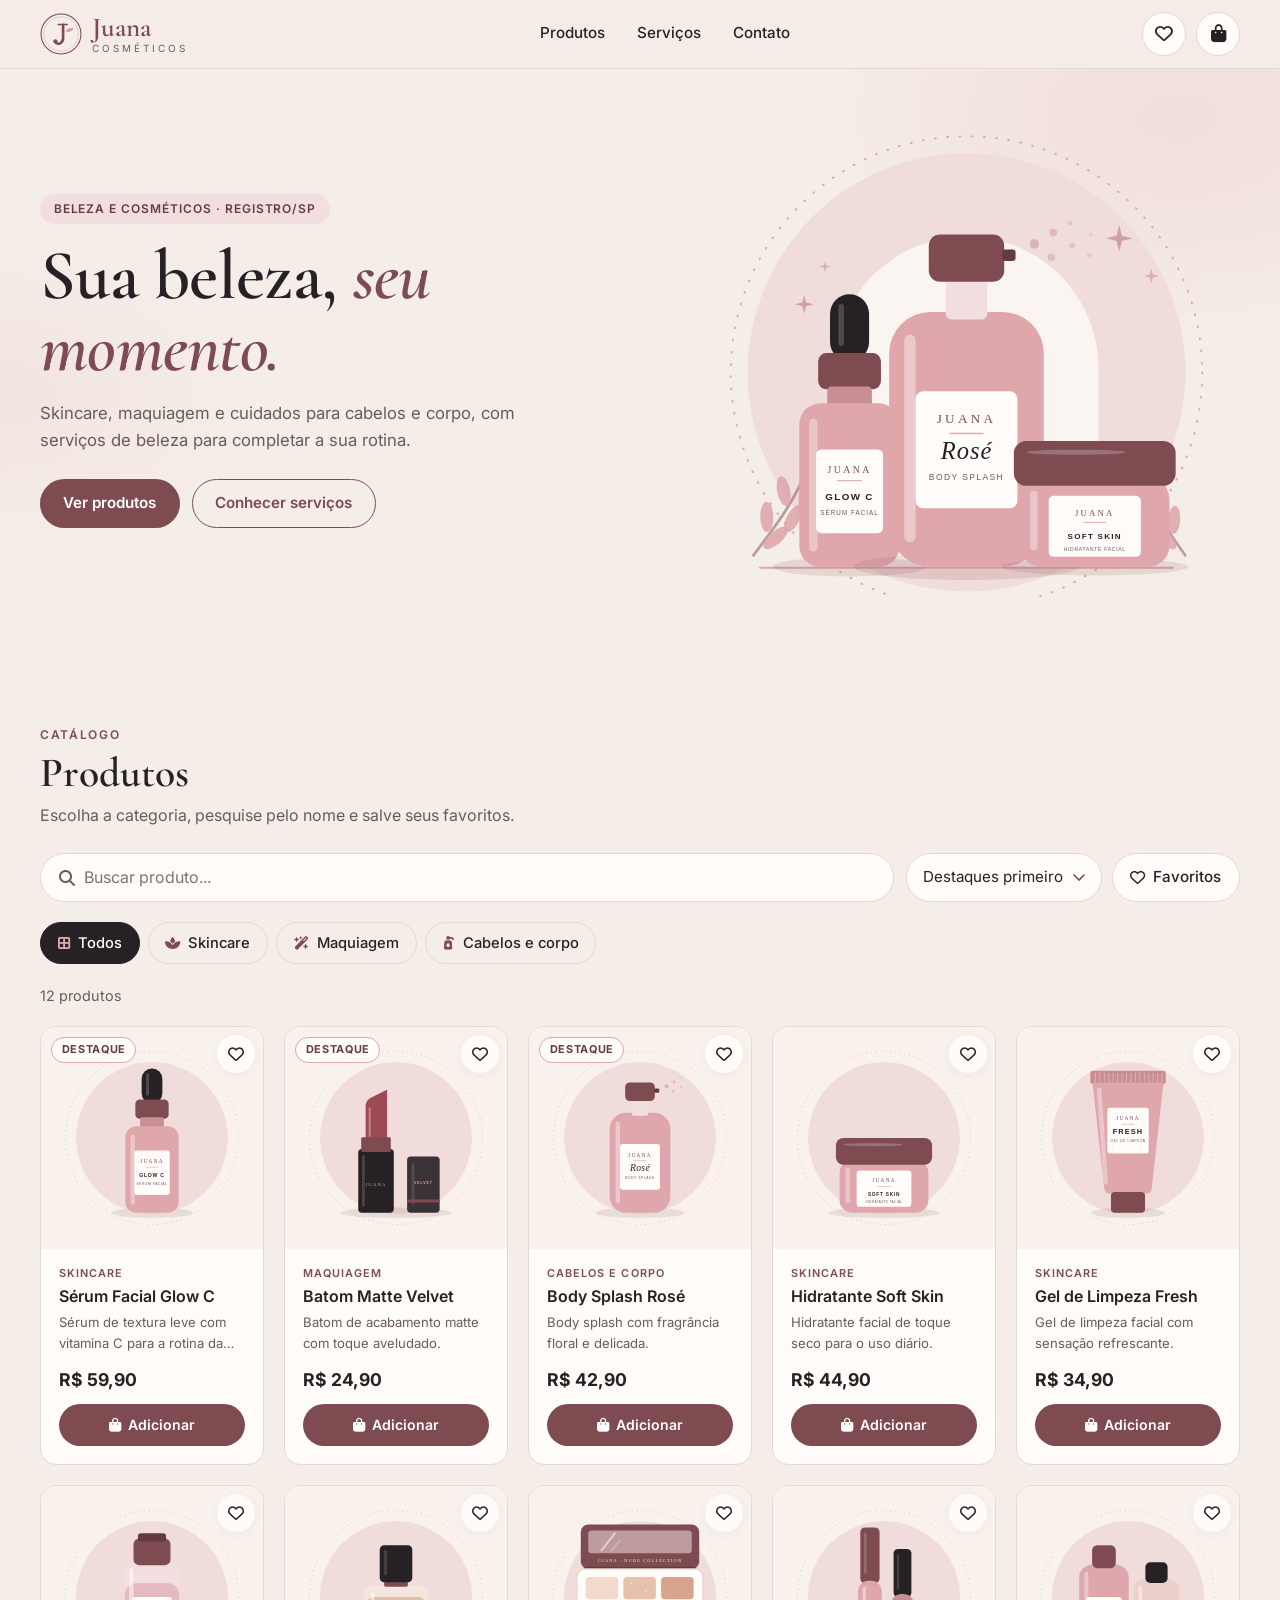
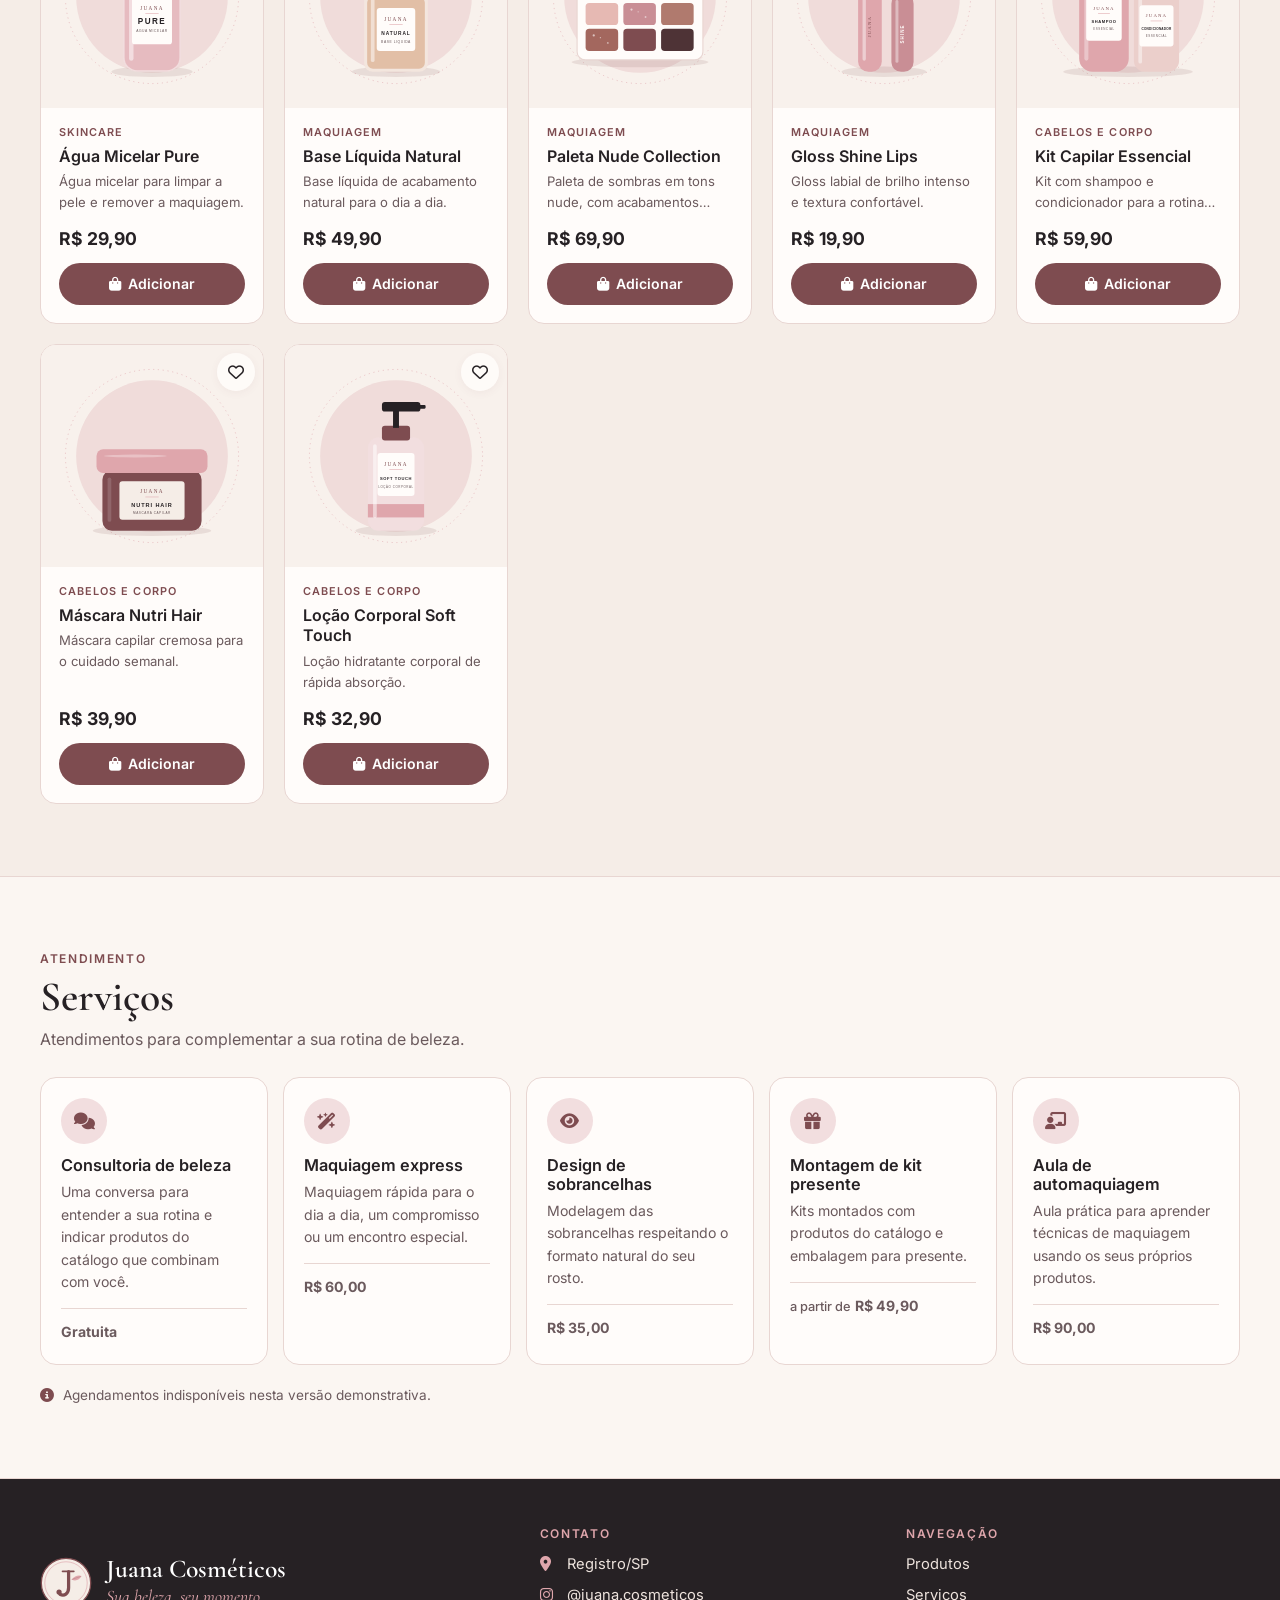
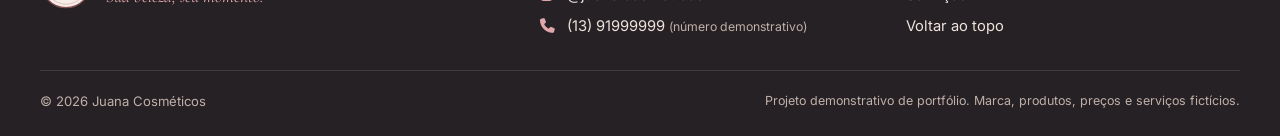
<file: index.html>
<!DOCTYPE html>
<html lang="pt-BR">

<head>
    <meta charset="UTF-8" />
    <meta name="viewport" content="width=device-width, initial-scale=1.0" />
    <title>Juana Cosméticos | Sua beleza, seu momento.</title>
    <meta name="description"
        content="Catálogo demonstrativo da Juana Cosméticos, marca fictícia de beleza: skincare, maquiagem, cabelos e corpo e serviços de beleza. Projeto de portfólio." />
    <meta name="theme-color" content="#F5EDE7" />
    <meta property="og:title" content="Juana Cosméticos | Sua beleza, seu momento." />
    <meta property="og:description"
        content="Catálogo demonstrativo de cosméticos com busca, filtros, favoritos e carrinho. Projeto de portfólio com marca fictícia." />
    <meta property="og:type" content="website" />
    <link rel="icon" href="assets/favicon.svg" type="image/svg+xml" />
    <!-- Fontes -->
    <link rel="preconnect" href="https://fonts.googleapis.com">
    <link rel="preconnect" href="https://fonts.gstatic.com" crossorigin>
    <link
        href="https://fonts.googleapis.com/css2?family=Cormorant+Garamond:ital,wght@0,500;0,600;0,700;1,500;1,600&family=Inter:wght@400;500;600;700&display=swap"
        rel="stylesheet">
    <!-- Ícones -->
    <link rel="stylesheet" href="https://cdnjs.cloudflare.com/ajax/libs/font-awesome/6.5.1/css/all.min.css">
    <!-- Estilos -->
    <link rel="stylesheet" href="style.css" />
</head>

<body>
    <a class="skip-link" href="#catalogo">Pular para os produtos</a>

    <header class="site-header">
        <div class="container header-inner">
            <a class="logo" href="#inicio" aria-label="Juana Cosméticos, voltar ao início">
                <img src="assets/juana-monograma.svg" alt="" width="42" height="42">
                <span class="logo-text">
                    <span class="logo-name">Juana</span>
                    <span class="logo-sub">Cosméticos</span>
                </span>
            </a>

            <nav class="main-nav" aria-label="Seções do site">
                <a href="#catalogo">Produtos</a>
                <a href="#servicos">Serviços</a>
                <a href="#contato">Contato</a>
            </nav>

            <div class="header-actions">
                <button class="icon-btn fav-header-btn" type="button" aria-label="Ver favoritos (0)">
                    <i class="fa-regular fa-heart" aria-hidden="true"></i>
                    <span class="badge fav-badge" aria-hidden="true">0</span>
                </button>
                <button class="icon-btn cart-icon" type="button" aria-label="Abrir carrinho (0 itens)"
                    aria-controls="carrinho" aria-expanded="false">
                    <i class="fa-solid fa-bag-shopping" aria-hidden="true"></i>
                    <span class="badge cart-badge" aria-hidden="true">0</span>
                </button>
            </div>
        </div>
    </header>

    <main>
        <section class="hero-section" id="inicio">
            <div class="container hero-inner">
                <div class="hero-content">
                    <span class="hero-tag">Beleza e cosméticos · <span data-loja="cidade">Registro/SP</span></span>
                    <h1>Sua beleza, <em>seu momento.</em></h1>
                    <p>Skincare, maquiagem e cuidados para cabelos e corpo, com serviços de beleza para completar a sua
                        rotina.</p>
                    <div class="hero-actions">
                        <a class="btn btn-primary" href="#catalogo">Ver produtos</a>
                        <a class="btn btn-ghost" href="#servicos">Conhecer serviços</a>
                    </div>
                </div>
                <div class="hero-art">
                    <img src="assets/hero.svg" alt="" width="580" height="500">
                </div>
            </div>
        </section>

        <section class="catalog" id="catalogo" aria-labelledby="catalogo-titulo">
            <div class="container">
                <div class="section-head">
                    <span class="eyebrow">Catálogo</span>
                    <h2 id="catalogo-titulo">Produtos</h2>
                    <p>Escolha a categoria, pesquise pelo nome e salve seus favoritos.</p>
                </div>

                <div class="catalog-toolbar">
                    <div class="search-container">
                        <i class="fa-solid fa-magnifying-glass" aria-hidden="true"></i>
                        <label for="busca" class="sr-only">Buscar produto</label>
                        <input id="busca" type="search" class="search-input" placeholder="Buscar produto..."
                            autocomplete="off" />
                    </div>
                    <div class="toolbar-controls">
                        <label for="ordenacao" class="sr-only">Ordenar produtos</label>
                        <select id="ordenacao" class="sort-select">
                            <option value="destaque">Destaques primeiro</option>
                            <option value="menor-preco">Menor preço</option>
                            <option value="maior-preco">Maior preço</option>
                            <option value="nome">Nome (A–Z)</option>
                        </select>
                        <button class="chip fav-filter-btn" type="button" aria-pressed="false">
                            <i class="fa-regular fa-heart" aria-hidden="true"></i> Favoritos
                        </button>
                    </div>
                </div>

                <div class="categories-container">
                    <nav class="categories-bar" id="categories-bar" aria-label="Categorias">
                        <button class="category-btn active" type="button" data-category="all" aria-pressed="true">
                            <i class="fa-solid fa-border-all" aria-hidden="true"></i> Todos
                        </button>
                    </nav>
                </div>

                <div class="results-bar">
                    <p class="results-info" id="results-info" aria-live="polite"></p>
                    <button class="link-btn clear-filters-btn" type="button" hidden>Limpar filtros</button>
                </div>

                <div class="products-container">
                    <p class="loading-state">Carregando produtos…</p>
                </div>
            </div>
        </section>

        <section class="services" id="servicos" aria-labelledby="servicos-titulo">
            <div class="container">
                <div class="section-head">
                    <span class="eyebrow">Atendimento</span>
                    <h2 id="servicos-titulo">Serviços</h2>
                    <p>Atendimentos para complementar a sua rotina de beleza.</p>
                </div>
                <div class="services-grid"></div>
                <p class="services-note">
                    <i class="fa-solid fa-circle-info" aria-hidden="true"></i>
                    Agendamentos indisponíveis nesta versão demonstrativa.
                </p>
            </div>
        </section>
    </main>

    <!-- Carrinho -->
    <div class="cart-overlay"></div>

    <aside class="cart-sidebar" id="carrinho" aria-labelledby="cart-title" inert>
        <div class="cart-header">
            <h2 id="cart-title">Seu carrinho</h2>
            <button class="close-cart-btn" type="button" aria-label="Fechar carrinho">
                <i class="fa-solid fa-xmark" aria-hidden="true"></i>
            </button>
        </div>

        <div class="cart-body"></div>

        <div class="cart-footer">
            <div class="coupon-container">
                <label for="coupon-input" class="sr-only">Cupom de desconto</label>
                <input type="text" id="coupon-input" placeholder="Cupom de desconto" autocomplete="off">
                <button id="apply-coupon-btn" type="button">Aplicar</button>
            </div>
            <p class="coupon-hint" hidden>
                Experimente o cupom demonstrativo
                <button class="link-btn coupon-hint-btn" type="button"></button>
            </p>
            <p id="coupon-feedback" class="coupon-feedback" aria-live="polite"></p>

            <div class="cart-summary">
                <div class="summary-line"><span>Subtotal</span><span id="cart-subtotal">R$ 0,00</span></div>
                <div class="summary-line discount-line" hidden>
                    <span>Desconto</span><span id="cart-discount">- R$ 0,00</span>
                </div>
                <div class="summary-line total"><span>Total</span><span id="cart-total">R$ 0,00</span></div>
            </div>

            <p class="cart-demo-note">
                <i class="fa-solid fa-circle-info" aria-hidden="true"></i>
                Carrinho demonstrativo: nenhum pedido é enviado e nenhum pagamento é processado.
            </p>
        </div>

        <div class="finish-order-btn-container">
            <button id="finish-order-btn" class="finish-order-btn" type="button" disabled>
                Simular pedido
            </button>
        </div>
    </aside>

    <div class="view-cart-banner">
        <p>Total: <span id="banner-total">R$ 0,00</span></p>
        <button class="view-cart-banner-btn" type="button">Ver carrinho</button>
    </div>

    <!-- Detalhes do produto -->
    <dialog class="modal product-modal" id="produto-modal" aria-labelledby="produto-modal-nome">
        <button class="modal-close" type="button" data-fechar aria-label="Fechar detalhes">
            <i class="fa-solid fa-xmark" aria-hidden="true"></i>
        </button>
        <div class="product-modal-grid">
            <div class="product-modal-media">
                <img id="produto-modal-img" src="assets/juana-monograma.svg" alt="" width="600" height="600">
            </div>
            <div class="product-modal-info">
                <span class="product-category" id="produto-modal-categoria"></span>
                <h2 id="produto-modal-nome"></h2>
                <p class="product-modal-price" id="produto-modal-preco"></p>
                <p class="product-modal-desc" id="produto-modal-descricao"></p>
                <div class="product-modal-section" id="produto-modal-uso-bloco">
                    <h3>Como usar</h3>
                    <p id="produto-modal-uso"></p>
                </div>
                <div class="product-modal-buy">
                    <div class="qty-control" role="group" aria-label="Quantidade">
                        <button type="button" class="quantity-btn" data-qtd="-1" aria-label="Diminuir quantidade">
                            <i class="fa-solid fa-minus" aria-hidden="true"></i>
                        </button>
                        <span class="quantity" id="produto-modal-qtd" aria-live="polite">1</span>
                        <button type="button" class="quantity-btn" data-qtd="1" aria-label="Aumentar quantidade">
                            <i class="fa-solid fa-plus" aria-hidden="true"></i>
                        </button>
                    </div>
                    <button type="button" class="btn btn-primary modal-add-btn">
                        <i class="fa-solid fa-bag-shopping" aria-hidden="true"></i> Adicionar ao carrinho
                    </button>
                    <button type="button" class="icon-btn modal-fav-btn" aria-pressed="false"
                        aria-label="Adicionar aos favoritos">
                        <i class="fa-regular fa-heart" aria-hidden="true"></i>
                    </button>
                </div>
                <p class="product-modal-note">Produto fictício, criado para demonstração.</p>
            </div>
        </div>
    </dialog>

    <!-- Resumo do pedido demonstrativo -->
    <dialog class="modal order-modal" id="pedido-modal" aria-labelledby="pedido-modal-titulo">
        <button class="modal-close" type="button" data-fechar aria-label="Fechar resumo">
            <i class="fa-solid fa-xmark" aria-hidden="true"></i>
        </button>
        <div class="order-modal-body">
            <span class="order-icon" aria-hidden="true"><i class="fa-solid fa-circle-check"></i></span>
            <h2 id="pedido-modal-titulo">Pedido simulado</h2>
            <p class="order-modal-lead">
                Este é um projeto de portfólio. Nenhum pedido foi enviado e nenhum pagamento foi processado.
            </p>
            <ul class="order-items" id="pedido-itens"></ul>
            <div class="cart-summary" id="pedido-resumo"></div>
            <div class="order-modal-actions">
                <button type="button" class="btn btn-ghost" data-fechar>Continuar navegando</button>
                <button type="button" class="btn btn-primary order-reset-btn">Esvaziar carrinho</button>
            </div>
        </div>
    </dialog>

    <div class="toast" role="status" aria-live="polite">
        <span class="toast-msg"></span>
        <button type="button" class="toast-action" hidden>Ver carrinho</button>
    </div>

    <footer id="contato">
        <div class="container footer-inner">
            <div class="footer-brand">
                <img src="assets/juana-monograma.svg" alt="" width="52" height="52">
                <div>
                    <p class="footer-name" data-loja="nomeLoja">Juana Cosméticos</p>
                    <p class="footer-slogan" data-loja="slogan">Sua beleza, seu momento.</p>
                </div>
            </div>

            <div class="footer-col">
                <h2>Contato</h2>
                <ul class="footer-list">
                    <li><i class="fa-solid fa-location-dot" aria-hidden="true"></i> <span
                            data-loja="cidade">Registro/SP</span></li>
                    <li><i class="fa-brands fa-instagram" aria-hidden="true"></i> <span
                            data-loja="instagram">@juana.cosmeticos</span></li>
                    <li><i class="fa-solid fa-phone" aria-hidden="true"></i> <span data-loja="telefone">(13)
                            91999999</span> <small>(número demonstrativo)</small></li>
                    <li class="footer-whatsapp" hidden></li>
                </ul>
            </div>

            <div class="footer-col">
                <h2>Navegação</h2>
                <ul class="footer-list">
                    <li><a href="#catalogo">Produtos</a></li>
                    <li><a href="#servicos">Serviços</a></li>
                    <li><a href="#inicio">Voltar ao topo</a></li>
                </ul>
            </div>
        </div>

        <div class="container footer-bottom">
            <p>© <span class="footer-year">2026</span> <span data-loja="nomeLoja">Juana Cosméticos</span></p>
            <p class="demo-notice">Projeto demonstrativo de portfólio. Marca, produtos, preços e serviços fictícios.</p>
        </div>
    </footer>

    <!-- O SDK do Firebase é carregado sob demanda pelo script.js, só quando firebase-config.js estiver preenchido -->
    <script src="./firebase-config.js"></script>
    <script src="./data/catalogo-demo.js"></script>
    <script src="./script.js"></script>
</body>

</html>
</file>
<file: style.css>
/* ─── Juana Cosméticos — identidade minimalista, moderna e delicada ─────────── */

/* Reset & base */
*,
*::before,
*::after {
  margin: 0;
  padding: 0;
  box-sizing: border-box;
}

:root {
  /* Paleta da marca (as três primeiras podem ser trocadas pelo admin em Configurações) */
  --primary-color: #DFA6AC;    /* rosé: detalhes, selos, bordas de destaque */
  --secondary-color: #7E4C50;  /* vinho: botões, links, preço, estados ativos */
  --accent-color: #F2DEDF;     /* rosé claro: fundos suaves e hover */
  --text-color: #262124;       /* grafite */
  --light: #F5EDE7;            /* creme: fundo */

  /* Derivadas (contraste ≥ 4,5:1 sobre creme e branco) */
  --secondary-strong: color-mix(in srgb, var(--secondary-color) 80%, #000);
  --text-muted: #6B5A5D;
  --surface: #FFFCFA;
  --surface-2: #FBF6F2;
  --border-color: #E8D6D2;
  --success-color: #2F6B4A;
  --error-color: #A8322D;

  --font-display: 'Cormorant Garamond', Georgia, 'Times New Roman', serif;
  --font-body: 'Inter', system-ui, -apple-system, 'Segoe UI', Roboto, Helvetica, Arial, sans-serif;

  --radius-sm: 10px;
  --radius: 16px;
  --radius-lg: 22px;
  --shadow-sm: 0 2px 8px rgba(126, 76, 80, .06);
  --shadow: 0 12px 32px rgba(126, 76, 80, .10);
  --header-h: 68px;
}

html {
  scroll-behavior: smooth;
  scroll-padding-top: calc(var(--header-h) + 12px);
}

body {
  font-family: var(--font-body);
  color: var(--text-color);
  background: var(--light);
  line-height: 1.6;
  -webkit-font-smoothing: antialiased;
  -moz-osx-font-smoothing: grayscale;
  overflow-x: hidden;
}

body.has-cart-banner {
  padding-bottom: 76px;
}

body.no-scroll {
  overflow: hidden;
}

img {
  display: block;
  max-width: 100%;
  height: auto;
}

button,
input,
select,
textarea {
  font: inherit;
  color: inherit;
}

button {
  cursor: pointer;
}

a {
  color: var(--secondary-color);
}

h1,
h2,
h3 {
  line-height: 1.15;
}

:focus-visible {
  outline: 2px solid var(--secondary-color);
  outline-offset: 2px;
}

[hidden] {
  display: none !important;
}

.container {
  width: min(1200px, calc(100% - 32px));
  margin-inline: auto;
}

.sr-only {
  position: absolute;
  width: 1px;
  height: 1px;
  padding: 0;
  margin: -1px;
  overflow: hidden;
  clip: rect(0, 0, 0, 0);
  white-space: nowrap;
  border: 0;
}

.skip-link {
  position: absolute;
  left: 16px;
  top: -60px;
  z-index: 2000;
  background: var(--secondary-color);
  color: #fff;
  padding: .6rem 1rem;
  border-radius: var(--radius-sm);
  text-decoration: none;
  font-weight: 600;
}

.skip-link:focus {
  top: 12px;
}

/* Botões base */
.btn {
  display: inline-flex;
  align-items: center;
  justify-content: center;
  gap: .5rem;
  min-height: 46px;
  padding: .7rem 1.4rem;
  border-radius: 999px;
  border: 1px solid transparent;
  font-weight: 600;
  font-size: .95rem;
  text-decoration: none;
  transition: background .2s ease, color .2s ease, border-color .2s ease, transform .15s ease;
}

.btn-primary {
  background: var(--secondary-color);
  color: #fff;
}

.btn-primary:hover {
  background: var(--secondary-strong);
}

.btn-ghost {
  background: transparent;
  color: var(--secondary-color);
  border-color: var(--secondary-color);
}

.btn-ghost:hover {
  background: var(--accent-color);
}

.link-btn {
  background: none;
  border: none;
  padding: 0;
  color: var(--secondary-color);
  font-weight: 600;
  text-decoration: underline;
  text-underline-offset: 3px;
}

.icon-btn {
  position: relative;
  display: inline-flex;
  align-items: center;
  justify-content: center;
  width: 44px;
  height: 44px;
  border-radius: 50%;
  border: 1px solid var(--border-color);
  background: var(--surface);
  color: var(--text-color);
  font-size: 1.1rem;
  transition: background .2s ease, border-color .2s ease, color .2s ease;
}

.icon-btn:hover {
  background: var(--accent-color);
  border-color: var(--primary-color);
}

.badge {
  position: absolute;
  top: -4px;
  right: -4px;
  min-width: 20px;
  height: 20px;
  padding: 0 5px;
  border-radius: 999px;
  background: var(--secondary-color);
  color: #fff;
  font-size: .7rem;
  font-weight: 700;
  line-height: 20px;
  text-align: center;
}

.badge.is-empty {
  display: none;
}

/* Header */
.site-header {
  position: sticky;
  top: 0;
  z-index: 990;
  background: color-mix(in srgb, var(--light) 90%, transparent);
  backdrop-filter: saturate(140%) blur(10px);
  -webkit-backdrop-filter: saturate(140%) blur(10px);
  border-bottom: 1px solid var(--border-color);
}

.header-inner {
  height: var(--header-h);
  display: flex;
  align-items: center;
  justify-content: space-between;
  gap: 1rem;
}

.logo {
  display: flex;
  align-items: center;
  gap: .65rem;
  text-decoration: none;
  color: var(--text-color);
}

.logo img {
  width: 42px;
  height: 42px;
}

.logo-text {
  display: flex;
  flex-direction: column;
  line-height: 1;
}

.logo-name {
  font-family: var(--font-display);
  font-size: 1.7rem;
  font-weight: 600;
  color: var(--secondary-color);
}

.logo-sub {
  font-size: .62rem;
  letter-spacing: .3em;
  text-transform: uppercase;
  color: var(--text-muted);
  margin-top: 2px;
}

.main-nav {
  display: none;
  gap: 2rem;
}

.main-nav a {
  color: var(--text-color);
  text-decoration: none;
  font-weight: 500;
  font-size: .95rem;
  padding: .4rem 0;
  border-bottom: 1px solid transparent;
  transition: border-color .2s ease, color .2s ease;
}

.main-nav a:hover {
  color: var(--secondary-color);
  border-color: var(--primary-color);
}

.header-actions {
  display: flex;
  gap: .6rem;
}

.fav-header-btn.has-favs i {
  color: var(--secondary-color);
}

/* Hero */
.hero-section {
  position: relative;
  overflow: hidden;
  padding: 2.75rem 0 3rem;
  background:
    radial-gradient(520px 320px at 92% 8%, color-mix(in srgb, var(--primary-color) 22%, transparent), transparent 70%),
    radial-gradient(360px 220px at 0% 55%, color-mix(in srgb, var(--primary-color) 12%, transparent), transparent 70%),
    var(--light);
}

.hero-section.hero--banner {
  background-size: cover;
  background-position: center;
}

.hero-section.hero--banner::before {
  content: "";
  position: absolute;
  inset: 0;
  background: linear-gradient(90deg, rgba(245, 237, 231, .96), rgba(245, 237, 231, .78) 55%, rgba(245, 237, 231, .2));
}

.hero-section.hero--banner .hero-art {
  visibility: hidden;
}

.hero-inner {
  position: relative;
  display: grid;
  gap: 2rem;
  align-items: center;
}

.hero-tag {
  display: inline-block;
  background: var(--accent-color);
  color: var(--secondary-strong);
  padding: .35rem .85rem;
  border-radius: 999px;
  font-size: .75rem;
  font-weight: 600;
  letter-spacing: .08em;
  text-transform: uppercase;
  margin-bottom: 1rem;
}

.hero-section h1 {
  font-family: var(--font-display);
  font-weight: 600;
  font-size: clamp(2.6rem, 9vw, 4.4rem);
  line-height: 1.02;
  letter-spacing: -.01em;
  margin-bottom: 1rem;
}

.hero-section h1 em {
  font-style: italic;
  color: var(--secondary-color);
}

.hero-content > p {
  color: var(--text-muted);
  font-size: 1.05rem;
  max-width: 44ch;
  margin-bottom: 1.6rem;
}

.hero-actions {
  display: flex;
  flex-wrap: wrap;
  gap: .75rem;
}

.hero-art {
  display: none;
}

/* Cabeçalhos de seção */
.section-head {
  margin-bottom: 1.5rem;
}

.eyebrow {
  display: block;
  font-size: .75rem;
  font-weight: 600;
  letter-spacing: .14em;
  text-transform: uppercase;
  color: var(--secondary-color);
  margin-bottom: .35rem;
}

.section-head h2 {
  font-family: var(--font-display);
  font-weight: 600;
  font-size: clamp(2rem, 6vw, 2.6rem);
}

.section-head p {
  color: var(--text-muted);
  margin-top: .35rem;
}

/* Catálogo */
.catalog {
  padding: 3rem 0 3.5rem;
}

.catalog-toolbar {
  display: flex;
  flex-wrap: wrap;
  gap: .75rem;
  margin-bottom: 1rem;
}

.search-container {
  flex: 1 1 280px;
  display: flex;
  align-items: center;
  gap: .6rem;
  background: var(--surface);
  border: 1px solid var(--border-color);
  border-radius: 999px;
  padding: 0 1.1rem;
  min-height: 48px;
  transition: border-color .2s ease, box-shadow .2s ease;
}

.search-container:focus-within {
  border-color: var(--secondary-color);
  box-shadow: 0 0 0 3px color-mix(in srgb, var(--primary-color) 35%, transparent);
}

.search-container i {
  color: var(--text-muted);
}

.search-container input {
  width: 100%;
  border: none;
  background: transparent;
  outline: none;
  font-size: 1rem;
  padding: .7rem 0;
}

.search-container input::placeholder {
  color: var(--text-muted);
  opacity: .85;
}

.toolbar-controls {
  display: flex;
  flex-wrap: wrap;
  min-width: 0;
  gap: .6rem;
  flex: 1 1 auto;
}

.sort-select {
  flex: 1 1 auto;
  min-height: 48px;
  padding: 0 2.4rem 0 1rem;
  border: 1px solid var(--border-color);
  border-radius: 999px;
  background: var(--surface) url("data:image/svg+xml,%3Csvg xmlns='http://www.w3.org/2000/svg' width='12' height='8' viewBox='0 0 12 8'%3E%3Cpath d='M1 1l5 5 5-5' fill='none' stroke='%237E4C50' stroke-width='1.6' stroke-linecap='round'/%3E%3C/svg%3E") no-repeat right 1rem center;
  appearance: none;
  -webkit-appearance: none;
  font-size: .95rem;
}

.chip {
  display: inline-flex;
  align-items: center;
  gap: .5rem;
  min-height: 48px;
  padding: 0 1.1rem;
  border-radius: 999px;
  border: 1px solid var(--border-color);
  background: var(--surface);
  font-size: .95rem;
  font-weight: 500;
  white-space: nowrap;
  transition: background .2s ease, color .2s ease, border-color .2s ease;
}

.chip:hover {
  background: var(--accent-color);
}

.chip[aria-pressed="true"] {
  background: var(--secondary-color);
  border-color: var(--secondary-color);
  color: #fff;
}

/* Categorias */
.categories-container {
  margin: 0 -16px 1rem;
  overflow-x: auto;
  scrollbar-width: none;
}

.categories-container::-webkit-scrollbar {
  display: none;
}

.categories-bar {
  display: flex;
  gap: .5rem;
  padding: .25rem 16px;
  width: max-content;
}

.category-btn {
  display: inline-flex;
  align-items: center;
  gap: .5rem;
  min-height: 42px;
  padding: 0 1.05rem;
  border-radius: 999px;
  border: 1px solid var(--border-color);
  background: transparent;
  color: var(--text-color);
  font-size: .92rem;
  font-weight: 500;
  white-space: nowrap;
  transition: background .2s ease, color .2s ease, border-color .2s ease;
}

.category-btn i {
  color: var(--secondary-color);
  font-size: .85rem;
}

.category-btn:hover {
  background: var(--accent-color);
}

.category-btn.active {
  background: var(--text-color);
  border-color: var(--text-color);
  color: #fff;
}

.category-btn.active i {
  color: var(--primary-color);
}

.results-bar {
  display: flex;
  align-items: baseline;
  gap: 1rem;
  min-height: 1.6em;
  margin-bottom: 1rem;
}

.results-info {
  color: var(--text-muted);
  font-size: .9rem;
}

.clear-filters-btn {
  font-size: .9rem;
}

/* Produtos */
.products-container {
  display: grid;
  grid-template-columns: repeat(2, minmax(0, 1fr));
  gap: .75rem;
}

.loading-state {
  grid-column: 1 / -1;
  color: var(--text-muted);
  text-align: center;
  padding: 3rem 1rem;
}

.product-card {
  position: relative;
  display: flex;
  flex-direction: column;
  background: var(--surface);
  border: 1px solid var(--border-color);
  border-radius: var(--radius);
  overflow: hidden;
  transition: transform .25s ease, box-shadow .25s ease;
}

@media (hover: hover) {
  .product-card:hover {
    transform: translateY(-4px);
    box-shadow: var(--shadow);
  }

  .product-card:hover .product-img {
    transform: scale(1.03);
  }
}

.product-media {
  overflow: hidden;
  cursor: pointer;
  background: #F8F1EC;
}

.product-img {
  width: 100%;
  aspect-ratio: 1 / 1;
  object-fit: cover;
  transition: transform .4s ease;
}

.product-flag {
  position: absolute;
  top: 10px;
  left: 10px;
  background: var(--surface);
  color: var(--secondary-strong);
  font-size: .68rem;
  font-weight: 700;
  letter-spacing: .06em;
  text-transform: uppercase;
  padding: .2rem .6rem;
  border-radius: 999px;
  border: 1px solid var(--primary-color);
}

.fav-btn {
  position: absolute;
  top: 8px;
  right: 8px;
  width: 38px;
  height: 38px;
  border-radius: 50%;
  border: none;
  background: color-mix(in srgb, var(--surface) 92%, transparent);
  color: var(--text-color);
  box-shadow: var(--shadow-sm);
  display: inline-flex;
  align-items: center;
  justify-content: center;
  font-size: 1rem;
  transition: transform .15s ease, color .2s ease;
}

.fav-btn:hover {
  transform: scale(1.08);
}

.fav-btn[aria-pressed="true"],
.modal-fav-btn[aria-pressed="true"] {
  color: var(--secondary-color);
}

.product-info {
  display: flex;
  flex-direction: column;
  flex: 1;
  padding: .8rem .85rem 1rem;
}

.product-category {
  font-size: .68rem;
  font-weight: 600;
  letter-spacing: .1em;
  text-transform: uppercase;
  color: var(--secondary-color);
  margin-bottom: .25rem;
}

.product-name {
  font-size: .95rem;
  font-weight: 600;
  line-height: 1.3;
  margin-bottom: .3rem;
}

.product-name button {
  background: none;
  border: none;
  padding: 0;
  text-align: left;
  font-weight: inherit;
  line-height: inherit;
}

.product-name button:hover {
  color: var(--secondary-color);
}

.product-description {
  display: -webkit-box;
  -webkit-line-clamp: 2;
  -webkit-box-orient: vertical;
  overflow: hidden;
  font-size: .82rem;
  color: var(--text-muted);
  margin-bottom: .75rem;
}

.product-footer {
  margin-top: auto;
  display: flex;
  flex-direction: column;
  gap: .6rem;
}

.product-price {
  font-size: 1.1rem;
  font-weight: 700;
  color: var(--text-color);
}

.product-button {
  display: inline-flex;
  align-items: center;
  justify-content: center;
  gap: .45rem;
  width: 100%;
  min-height: 42px;
  border: none;
  border-radius: 999px;
  background: var(--secondary-color);
  color: #fff;
  font-size: .88rem;
  font-weight: 600;
  transition: background .2s ease;
}

.product-button:hover {
  background: var(--secondary-strong);
}

.empty-state {
  grid-column: 1 / -1;
  text-align: center;
  padding: 3rem 1rem;
  color: var(--text-muted);
  background: var(--surface-2);
  border: 1px dashed var(--border-color);
  border-radius: var(--radius);
}

.empty-state i {
  font-size: 2.2rem;
  color: var(--primary-color);
  margin-bottom: .75rem;
}

.empty-state strong {
  display: block;
  color: var(--text-color);
  font-size: 1.05rem;
  margin-bottom: .25rem;
}

.empty-state .btn {
  margin-top: 1rem;
}

/* Serviços */
.services {
  padding: 3.5rem 0;
  background: var(--surface-2);
  border-top: 1px solid var(--border-color);
  border-bottom: 1px solid var(--border-color);
}

.services-grid {
  display: grid;
  grid-template-columns: 1fr;
  gap: .9rem;
}

.service-card {
  display: flex;
  flex-direction: column;
  gap: .4rem;
  background: var(--surface);
  border: 1px solid var(--border-color);
  border-radius: var(--radius);
  padding: 1.25rem;
}

.service-icon {
  display: inline-flex;
  align-items: center;
  justify-content: center;
  width: 46px;
  height: 46px;
  border-radius: 50%;
  background: var(--accent-color);
  color: var(--secondary-color);
  font-size: 1.05rem;
  margin-bottom: .35rem;
}

.service-card h3 {
  font-size: 1.02rem;
  font-weight: 600;
}

.service-card p {
  font-size: .88rem;
  color: var(--text-muted);
  flex: 1;
}

.service-price {
  margin-top: .5rem;
  padding-top: .75rem;
  border-top: 1px solid var(--border-color);
  font-weight: 700;
  font-size: 1.05rem;
  color: var(--secondary-color);
}

.service-price small {
  font-weight: 500;
  font-size: .8rem;
  color: var(--text-muted);
  margin-right: .25rem;
}

.services-note {
  margin-top: 1.25rem;
  font-size: .85rem;
  color: var(--text-muted);
}

.services-note i {
  color: var(--secondary-color);
  margin-right: .3rem;
}

/* Carrinho */
.cart-overlay {
  position: fixed;
  inset: 0;
  background: rgba(38, 33, 36, .4);
  z-index: 999;
  opacity: 0;
  visibility: hidden;
  transition: opacity .3s, visibility .3s;
}

.cart-overlay.show {
  opacity: 1;
  visibility: visible;
}

.cart-sidebar {
  position: fixed;
  top: 0;
  right: 0;
  z-index: 1000;
  width: 100%;
  max-width: 420px;
  height: 100%;
  height: 100dvh;
  display: flex;
  flex-direction: column;
  background: var(--surface);
  border-left: 1px solid var(--border-color);
  box-shadow: -8px 0 32px rgba(38, 33, 36, .12);
  transform: translateX(100%);
  visibility: hidden;
  transition: transform .4s cubic-bezier(.25, .46, .45, .94), visibility 0s linear .4s;
}

.cart-sidebar.show {
  transform: translateX(0);
  visibility: visible;
  transition: transform .4s cubic-bezier(.25, .46, .45, .94), visibility 0s;
}

.cart-header {
  display: flex;
  justify-content: space-between;
  align-items: center;
  padding: 1rem 1.25rem;
  border-bottom: 1px solid var(--border-color);
}

.cart-header h2 {
  font-family: var(--font-display);
  font-size: 1.75rem;
  font-weight: 600;
}

.close-cart-btn,
.modal-close {
  display: inline-flex;
  align-items: center;
  justify-content: center;
  width: 42px;
  height: 42px;
  border-radius: 50%;
  border: 1px solid var(--border-color);
  background: var(--surface);
  font-size: 1.1rem;
  transition: background .2s ease;
}

.close-cart-btn:hover,
.modal-close:hover {
  background: var(--accent-color);
}

.cart-body {
  flex: 1;
  overflow-y: auto;
  padding: 1.25rem;
}

.cart-footer {
  padding: 1rem 1.25rem .5rem;
  border-top: 1px solid var(--border-color);
  background: var(--surface-2);
}

.finish-order-btn-container {
  padding: .75rem 1.25rem 1.25rem;
  background: var(--surface-2);
}

.cart-empty {
  text-align: center;
  padding-top: 3rem;
  color: var(--text-muted);
}

.cart-empty i {
  font-size: 3rem;
  color: var(--primary-color);
  margin-bottom: 1rem;
}

.cart-empty p {
  font-weight: 600;
  color: var(--text-color);
}

.cart-empty .btn {
  margin-top: 1.25rem;
}

.cart-list {
  list-style: none;
}

.cart-item-info {
  min-width: 0;
}

.cart-item {
  display: grid;
  grid-template-columns: 68px 1fr auto;
  gap: .85rem;
  align-items: start;
  padding-bottom: 1rem;
  margin-bottom: 1rem;
  border-bottom: 1px solid var(--border-color);
}

.cart-item:last-child {
  border-bottom: none;
  margin-bottom: 0;
}

.cart-item-img {
  width: 68px;
  height: 68px;
  object-fit: cover;
  border-radius: var(--radius-sm);
  border: 1px solid var(--border-color);
}

.cart-item-name {
  font-size: .92rem;
  font-weight: 600;
  line-height: 1.3;
}

.cart-item-price {
  font-size: .8rem;
  color: var(--text-muted);
}

.cart-item-controls {
  display: flex;
  align-items: center;
  justify-content: space-between;
  gap: .5rem;
  margin-top: .45rem;
}

.cart-item-total {
  font-weight: 700;
  font-size: .92rem;
}

.qty-control {
  display: inline-flex;
  align-items: center;
  border: 1px solid var(--border-color);
  border-radius: 999px;
  background: var(--surface);
}

.quantity-btn {
  width: 34px;
  height: 34px;
  border: none;
  background: none;
  border-radius: 50%;
  font-size: .75rem;
  color: var(--secondary-color);
  transition: background .2s;
}

.quantity-btn:hover {
  background: var(--accent-color);
}

.quantity {
  min-width: 1.6rem;
  text-align: center;
  font-weight: 600;
  font-size: .9rem;
}

.remove-item-btn {
  width: 34px;
  height: 34px;
  border-radius: 50%;
  border: none;
  background: none;
  color: var(--text-muted);
  transition: color .2s, background .2s;
}

.remove-item-btn:hover {
  color: var(--error-color);
  background: var(--accent-color);
}

.product-image-fly {
  position: fixed;
  z-index: 1001;
  border-radius: 50%;
  object-fit: cover;
  pointer-events: none;
  transition: all .7s cubic-bezier(.55, .055, .675, .19);
}

.coupon-container {
  display: flex;
  gap: .5rem;
}

#coupon-input {
  flex: 1;
  min-width: 0;
  min-height: 44px;
  border: 1px solid var(--border-color);
  border-radius: 999px;
  padding: 0 1rem;
  background: var(--surface);
  font-size: 1rem;
  text-transform: uppercase;
}

#coupon-input::placeholder {
  text-transform: none;
  color: var(--text-muted);
}

#coupon-input:focus {
  outline: none;
  border-color: var(--secondary-color);
}

#apply-coupon-btn {
  min-height: 44px;
  padding: 0 1.2rem;
  border-radius: 999px;
  border: 1px solid var(--secondary-color);
  background: transparent;
  color: var(--secondary-color);
  font-weight: 600;
  transition: background .2s;
}

#apply-coupon-btn:hover {
  background: var(--accent-color);
}

.coupon-hint {
  font-size: .8rem;
  color: var(--text-muted);
  margin-top: .5rem;
}

.coupon-feedback {
  font-size: .85rem;
  font-weight: 600;
  min-height: 1.4em;
  margin: .35rem 0;
}

.coupon-feedback.success {
  color: var(--success-color);
}

.coupon-feedback.error {
  color: var(--error-color);
}

.cart-summary {
  padding-top: .5rem;
}

.summary-line {
  display: flex;
  justify-content: space-between;
  font-size: .95rem;
  margin-bottom: .3rem;
}

.summary-line.discount-line {
  color: var(--success-color);
  font-weight: 600;
}

.summary-line.total {
  font-size: 1.15rem;
  font-weight: 700;
  margin-top: .5rem;
  padding-top: .5rem;
  border-top: 1px solid var(--border-color);
}

.cart-demo-note {
  font-size: .78rem;
  color: var(--text-muted);
  margin-top: .75rem;
}

.cart-demo-note i {
  color: var(--secondary-color);
  margin-right: .2rem;
}

.finish-order-btn {
  width: 100%;
  min-height: 50px;
  border: none;
  border-radius: 999px;
  background: var(--secondary-color);
  color: #fff;
  font-size: 1rem;
  font-weight: 600;
  transition: background .2s;
}

.finish-order-btn:hover:not(:disabled) {
  background: var(--secondary-strong);
}

.finish-order-btn:disabled {
  background: var(--border-color);
  color: var(--text-muted);
  cursor: not-allowed;
}

/* Barra inferior "Ver carrinho" (celular) */
.view-cart-banner {
  position: fixed;
  left: 0;
  bottom: 0;
  z-index: 980;
  width: 100%;
  display: flex;
  justify-content: space-between;
  align-items: center;
  padding: .75rem 1rem calc(.75rem + env(safe-area-inset-bottom));
  background: var(--text-color);
  color: #fff;
  transform: translateY(110%);
  transition: transform .35s ease;
}

.view-cart-banner.show {
  transform: translateY(0);
}

.view-cart-banner p {
  font-weight: 600;
}

.view-cart-banner-btn {
  min-height: 44px;
  padding: 0 1.3rem;
  border: none;
  border-radius: 999px;
  background: var(--primary-color);
  color: var(--text-color);
  font-weight: 700;
}

/* Modais (<dialog>) */
.modal {
  margin: auto;
  width: min(880px, calc(100% - 24px));
  max-height: calc(100dvh - 24px);
  border: none;
  border-radius: var(--radius-lg);
  background: var(--surface);
  color: var(--text-color);
  box-shadow: 0 24px 64px rgba(38, 33, 36, .25);
  overflow: auto;
}

.modal::backdrop {
  background: rgba(38, 33, 36, .5);
}

.modal[open] {
  animation: modal-in .25s ease;
}

@keyframes modal-in {
  from {
    opacity: 0;
    transform: translateY(12px);
  }
}

.modal-close {
  position: absolute;
  top: 12px;
  right: 12px;
  z-index: 1;
}

.product-modal-grid {
  display: grid;
}

.product-modal-media {
  background: #F8F1EC;
}

.product-modal-media img {
  width: 100%;
  aspect-ratio: 1 / 1;
  max-height: 46vh;
  object-fit: contain;
  margin-inline: auto;
}

.product-modal-info {
  padding: 1.25rem 1.25rem 1.5rem;
  display: flex;
  flex-direction: column;
}

.product-modal-info h2 {
  font-family: var(--font-display);
  font-size: 2rem;
  font-weight: 600;
  margin: .1rem 0 .4rem;
}

.product-modal-price {
  font-size: 1.35rem;
  font-weight: 700;
  margin-bottom: .75rem;
}

.product-modal-desc {
  color: var(--text-muted);
  margin-bottom: 1rem;
}

.product-modal-section h3 {
  font-size: .78rem;
  font-weight: 700;
  letter-spacing: .1em;
  text-transform: uppercase;
  color: var(--secondary-color);
  margin-bottom: .25rem;
}

.product-modal-section p {
  font-size: .92rem;
  color: var(--text-muted);
  margin-bottom: 1.25rem;
}

.product-modal-buy {
  display: flex;
  flex-wrap: wrap;
  align-items: center;
  gap: .6rem;
  margin-top: auto;
}

.product-modal-buy .qty-control {
  min-height: 46px;
}

.modal-add-btn {
  flex: 1 1 200px;
  white-space: nowrap;
}

.product-modal-note {
  font-size: .78rem;
  color: var(--text-muted);
  margin-top: 1rem;
}

.order-modal {
  width: min(480px, calc(100% - 24px));
}

.order-modal-body {
  padding: 2rem 1.5rem 1.5rem;
}

.order-icon {
  display: inline-flex;
  font-size: 2.2rem;
  color: var(--success-color);
  margin-bottom: .5rem;
}

.order-modal-body h2 {
  font-family: var(--font-display);
  font-size: 2rem;
  font-weight: 600;
}

.order-modal-lead {
  color: var(--text-muted);
  font-size: .92rem;
  margin: .4rem 0 1.25rem;
}

.order-items {
  list-style: none;
  border-top: 1px solid var(--border-color);
  padding-top: .75rem;
  margin-bottom: .5rem;
}

.order-items li {
  display: flex;
  justify-content: space-between;
  gap: 1rem;
  font-size: .92rem;
  padding: .25rem 0;
}

.order-modal-actions {
  display: flex;
  flex-wrap: wrap;
  gap: .6rem;
  margin-top: 1.5rem;
}

.order-modal-actions .btn {
  flex: 1 1 160px;
}

/* Toast */
.toast {
  position: fixed;
  left: 50%;
  bottom: 24px;
  z-index: 1100;
  display: flex;
  align-items: center;
  gap: 1rem;
  max-width: calc(100% - 32px);
  padding: .8rem 1rem .8rem 1.2rem;
  border-radius: 999px;
  background: var(--text-color);
  color: #fff;
  font-size: .9rem;
  box-shadow: var(--shadow);
  opacity: 0;
  visibility: hidden;
  transform: translate(-50%, 16px);
  transition: opacity .25s ease, transform .25s ease, visibility .25s;
}

.toast.show {
  opacity: 1;
  visibility: visible;
  transform: translate(-50%, 0);
}

body.has-cart-banner .toast {
  bottom: 92px;
}

.toast-action {
  border: none;
  background: var(--primary-color);
  color: var(--text-color);
  font-weight: 700;
  font-size: .82rem;
  padding: .4rem .9rem;
  border-radius: 999px;
  white-space: nowrap;
}

/* Rodapé */
footer {
  background: var(--text-color);
  color: #EDE3DD;
  padding-top: 3rem;
}

.footer-inner {
  display: grid;
  gap: 2rem;
  padding-bottom: 2rem;
}

.footer-brand {
  display: flex;
  align-items: center;
  gap: .9rem;
}

.footer-name {
  font-family: var(--font-display);
  font-size: 1.6rem;
  font-weight: 600;
  color: #fff;
  line-height: 1.1;
}

.footer-slogan {
  font-family: var(--font-display);
  font-style: italic;
  font-size: 1.1rem;
  color: var(--primary-color);
}

.footer-col h2 {
  font-size: .75rem;
  font-weight: 600;
  letter-spacing: .14em;
  text-transform: uppercase;
  color: var(--primary-color);
  margin-bottom: .75rem;
}

.footer-list {
  list-style: none;
  display: grid;
  gap: .45rem;
  font-size: .92rem;
}

.footer-list i {
  width: 1.1rem;
  color: var(--primary-color);
  margin-right: .35rem;
}

.footer-list small {
  color: #BFB0AA;
}

.footer-list a {
  color: #EDE3DD;
  text-decoration: none;
}

.footer-list a:hover {
  color: #fff;
  text-decoration: underline;
}

.footer-bottom {
  display: flex;
  flex-direction: column;
  gap: .4rem;
  padding: 1.25rem 0 1.5rem;
  border-top: 1px solid rgba(255, 255, 255, .12);
  font-size: .82rem;
  color: #BFB0AA;
}

.demo-notice {
  font-size: .78rem;
}

/* ─── Responsivo ─────────────────────────────────────────────────────────── */
@media (min-width: 600px) {
  .products-container {
    grid-template-columns: repeat(auto-fill, minmax(220px, 1fr));
    gap: 1.25rem;
  }

  .product-info {
    padding: 1rem 1.1rem 1.15rem;
  }

  .product-name {
    font-size: 1rem;
  }

  .services-grid {
    grid-template-columns: repeat(2, 1fr);
  }

  .toolbar-controls {
    flex: 0 0 auto;
  }

  .sort-select {
    flex: 0 0 auto;
  }

  .categories-container {
    margin-inline: 0;
  }

  .categories-bar {
    padding-inline: 0;
  }
}

@media (min-width: 760px) {
  .main-nav {
    display: flex;
  }

  .hero-section {
    padding: 3.5rem 0 4rem;
  }

  .hero-inner {
    grid-template-columns: 1.05fr .95fr;
    gap: 3rem;
  }

  .hero-art {
    display: block;
  }

  .product-modal-grid {
    grid-template-columns: 1fr 1fr;
  }

  .product-modal-media img {
    max-height: none;
    height: 100%;
  }

  .product-modal-info {
    padding: 2.5rem 2rem 2rem;
  }

  .footer-inner {
    grid-template-columns: 1.4fr 1fr 1fr;
  }

  .footer-bottom {
    flex-direction: row;
    justify-content: space-between;
  }
}

@media (min-width: 1024px) {
  .services-grid {
    grid-template-columns: repeat(5, 1fr);
  }

  .catalog {
    padding: 4rem 0 4.5rem;
  }

  .services {
    padding: 4.5rem 0;
  }
}

/* A barra "Ver carrinho" só existe no celular */
@media (min-width: 769px) {
  .view-cart-banner {
    display: none;
  }
}

@media (prefers-reduced-motion: reduce) {
  html {
    scroll-behavior: auto;
  }

  *,
  *::before,
  *::after {
    animation-duration: .01ms !important;
    transition-duration: .01ms !important;
  }
}
</file>
